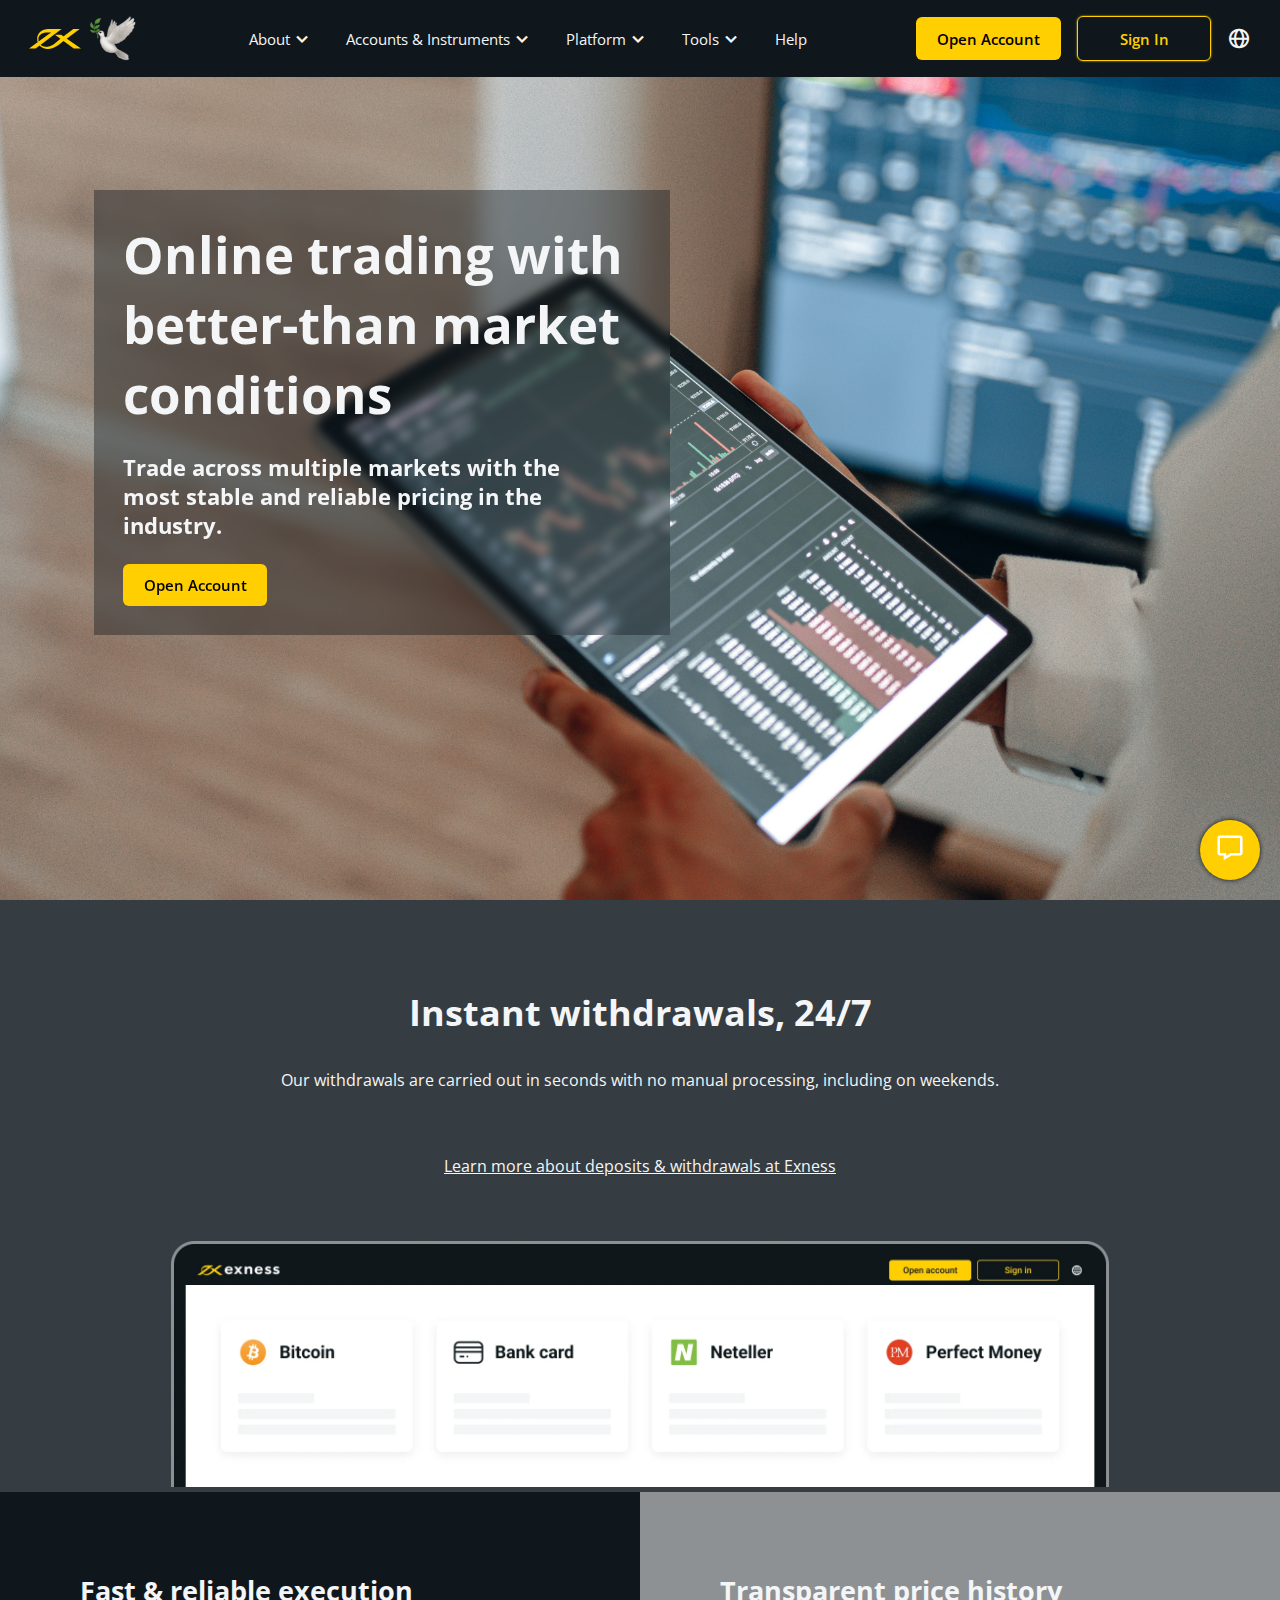
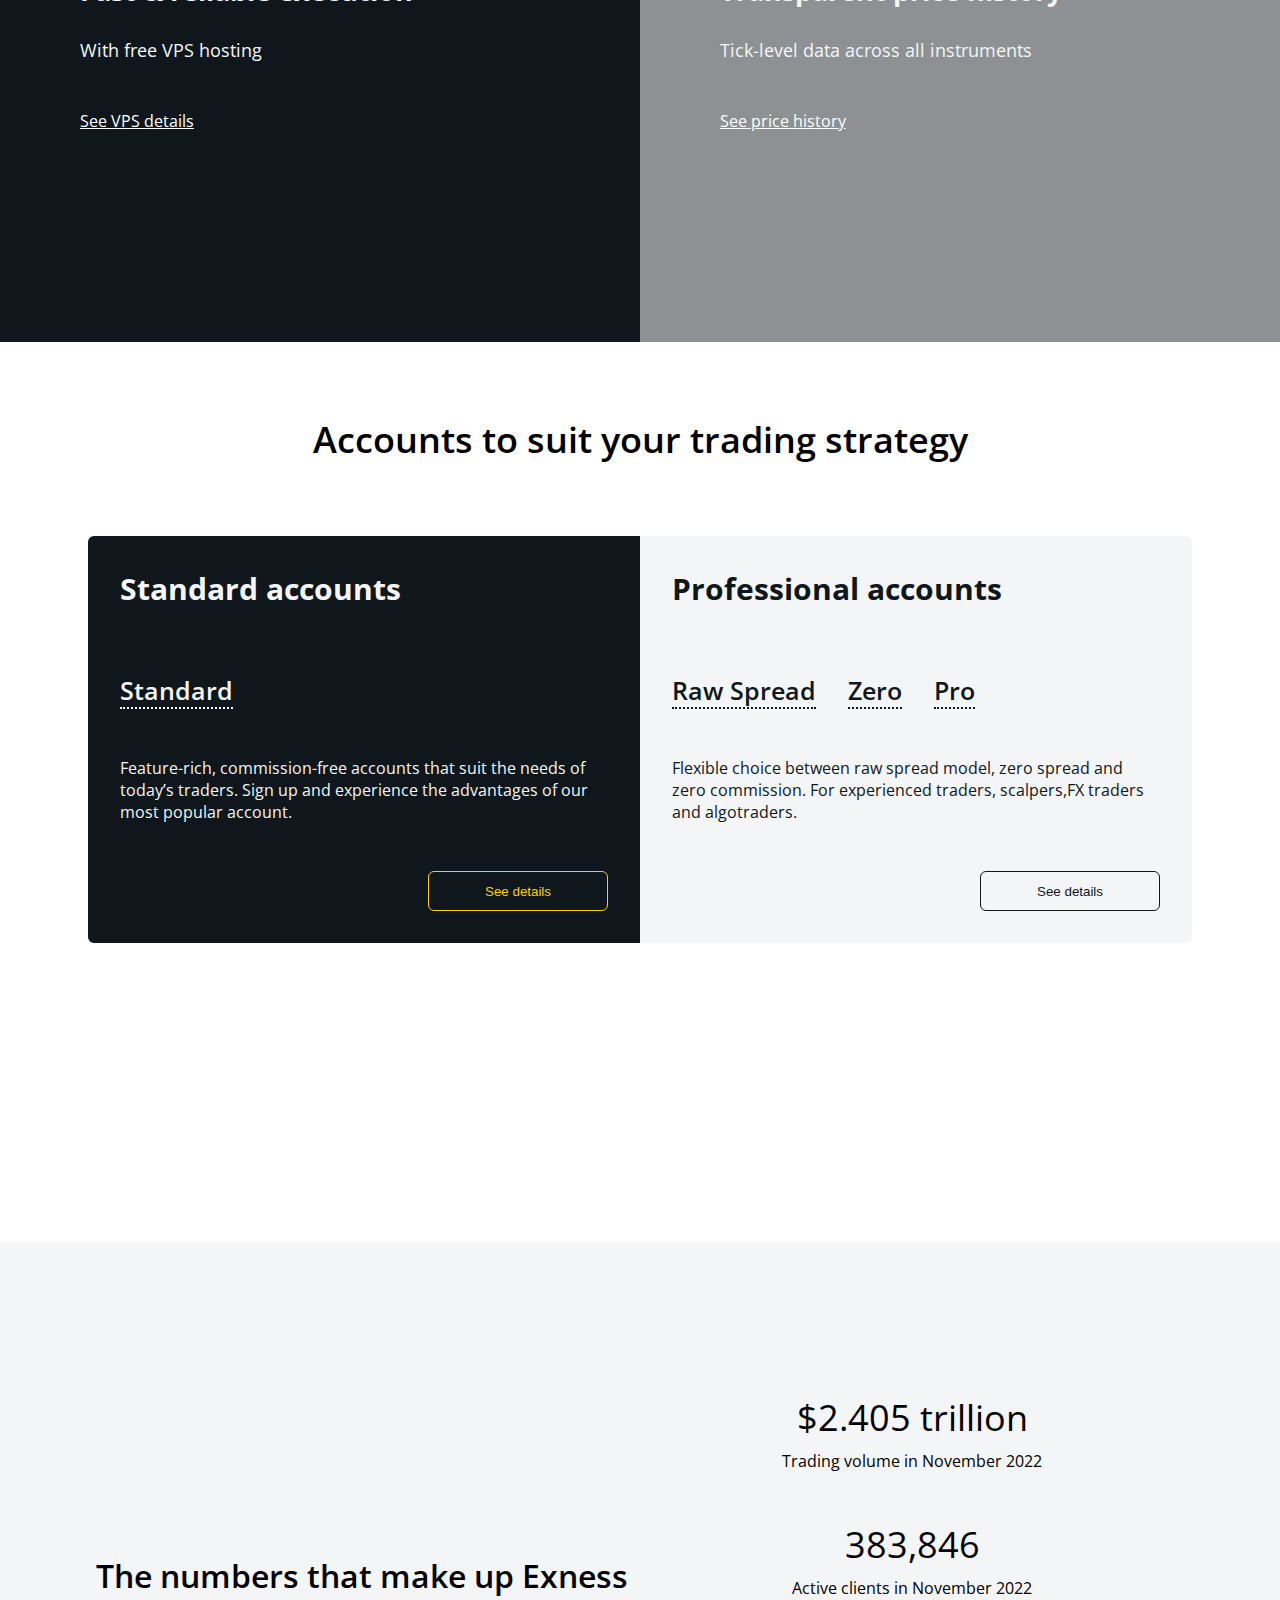
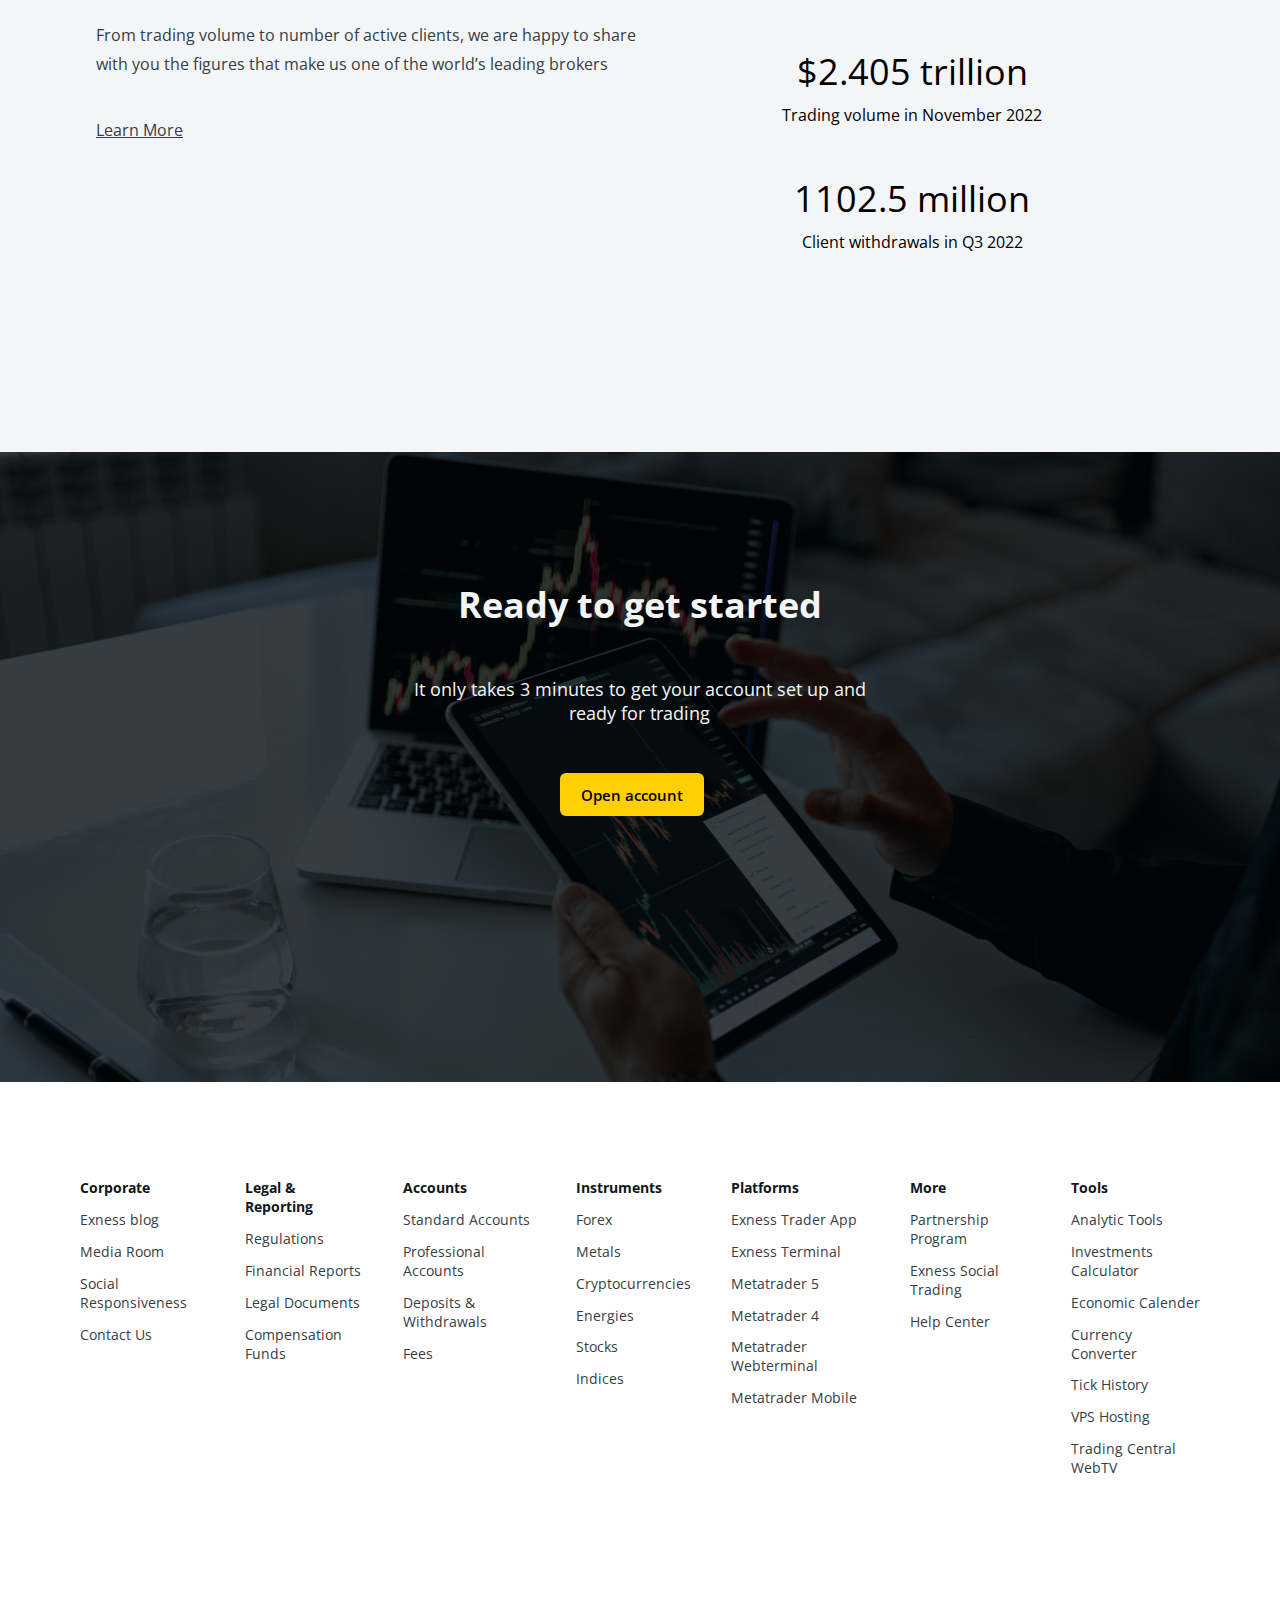
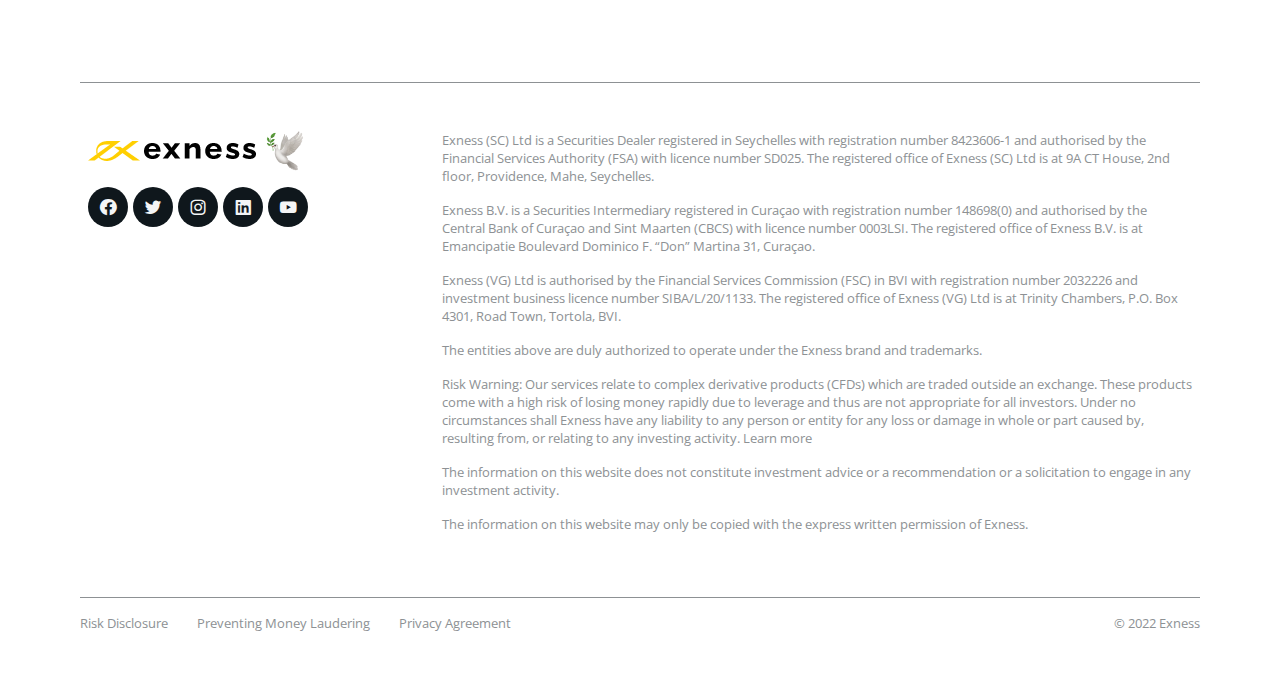
<file: index.html>
<!DOCTYPE html>
<html lang="en">
  <head>
    <meta charset="UTF-8" />
    <meta http-equiv="X-UA-Compatible" content="IE=edge" />
    <meta name="viewport" content="width=device-width, initial-scale=1.0" />
    <!-- LINKING FAVICON -->
    <link
      rel="shortcut icon"
      href="/assets/favicon_io/favicon-32x32.png"
      type="image/x-icon"
    />
    <!-- LINKING FAVICON -->
    <!-- LINKING BOXICONS -->
    <link
      href="https://unpkg.com/boxicons@2.1.4/css/boxicons.min.css"
      rel="stylesheet"
    />
    <!-- LINKING BOXICONS -->

    <!-- LINKING CSS -->
    <link rel="stylesheet" href="/style.css" />
    <!-- LINKING CSS -->
    <title>
      Online Trading | Trade CFDs on Crypto, Forex & more with Exness
    </title>
  </head>
  <body>
    <div class="sticky-button">
      <button id="home-popup-btn" class="messageBtn">
        <i class="bx bx-message"></i>
      </button>
    </div>
    <!-- NAV SECTION -->
    <nav>
      <!-- Nav Logo -->
      <i class="bx bx-menu"></i>

      <div class="navLogo">
        <img src="/assets/Sign.png" alt="Exness Logo" />
        <img src="/assets/peace.png" alt="Dove Image" />
      </div>
      <!-- Nav List -->
      <div class="navList">
        <ul class="main_navList">
          <!-- About List -->
          <li>
            <a href="#!"
              >About <i class="bx bx-chevron-up abt_btn_up"></i>
              <i class="bx bx-chevron-down abt_btn_down"></i
            ></a>
            <div class="sub_navList_abt">
              <ul>
                <li class="topic">Corporate</li>
                <li>Exness Blog</li>
                <li>Media Room</li>
                <li>Social Responsibility</li>
                <li>Contact Us</li>
              </ul>
              <ul>
                <li class="topic">Legal & Reporting</li>
                <li>Regulation</li>
                <li>Financial Reports</li>
                <li>Legal Documents</li>
                <li>Compensation Fund</li>
              </ul>
            </div>
          </li>
          <!-- Accounts & Instruments List -->
          <li>
            <a href="#!"
              >Accounts & Instruments
              <i class="bx bx-chevron-up acct_btn_up"></i>
              <i class="bx bx-chevron-down acct_btn_down"></i
            ></a>
            <div class="sub_navList_acct">
              <!-- Accounts List -->
              <ul>
                <li class="topic">Accounts</li>
                <li>Standard Accounts</li>
                <li>Professional Accounts</li>
                <li>Deposit Withdrawal</li>
                <li>Fees</li>
              </ul>
              <!-- Instruments List -->
              <ul>
                <li class="topic">Instruments</li>
                <li>Forex</li>
                <li>Metals</li>
                <li>Cryptocurrencies</li>
                <li>Energies</li>
                <li>Stocks</li>
                <li>Indices</li>
              </ul>
            </div>
          </li>
          <!-- Platforms List -->
          <li>
            <a href="#!"
              >Platform <i class="bx bx-chevron-up plat_btn_up"></i>
              <i class="bx bx-chevron-down plat_btn_down"></i
            ></a>
            <div class="sub_navList_plat">
              <ul>
                <li>Exness Trader App</li>
                <li>Exness Terminal</li>
                <li>MetaTrader 5</li>
                <li>MetaTrader 4</li>
                <li>MetaTrader WebTerminal</li>
                <li>MetaTrader Mobile</li>
              </ul>
            </div>
          </li>
          <!-- Tools List -->
          <li>
            <a href="#!"
              >Tools <i class="bx bx-chevron-up tools_btn_up"></i>
              <i class="bx bx-chevron-down tools_btn_down"></i
            ></a>
            <div class="sub_navList_tools">
              <ul>
                <li>Analytical Tools</li>
                <li>Investment Calculators</li>
                <li>Economic Calender</li>
                <li>Currency Converter</li>
                <li>Tick History</li>
                <li>VPS Hosting</li>
                <li>Trading Central WebTV</li>
              </ul>
            </div>
          </li>
          <!-- Help List -->
          <li><a href="./help_center.html">Help</a></li>
        </ul>
      </div>
      <div class="navCTA">
        <button class="priBtn">Open Account</button>
        <button class="secBtn">Sign In</button>
        <i class="bx bx-globe"></i>
        <i class="bx bx-message-detail"></i>
      </div>
    </nav>
    <!-- xxxNAV SECTION -->
    <!-- HERO SECTION -->
    <section class="hero">
      <div class="hero_content">
        <h1>Online trading with better-than market conditions</h1>
        <p>
          Trade across multiple markets with the most stable and reliable
          pricing in the industry.
        </p>
        <button class="heroBtn" onclick="location.href='./open_account.html'">
          Open Account
        </button>
      </div>
    </section>
    <!-- xxxHERO SECTION -->
    <!-- WITHDRAWALS SECTION -->
    <section class="withdrawal">
      <h2>Instant withdrawals, 24/7</h2>
      <p>
        Our withdrawals are carried out in seconds with no manual processing,
        including on weekends.
      </p>
      <a href="" class="link"
        >Learn more about deposits & withdrawals at Exness</a
      >
      <img src="/assets/deposits-withdrawals.png" alt="" />
    </section>
    <!-- WITHDRAWALS SECTION -->
    <!-- EXECUTION SECTION -->
    <section class="exe_transparent">
      <div class="execution">
        <h3>Fast & reliable execution</h3>
        <p>With free VPS hosting</p>
        <a href="" class="link">See VPS details</a>
      </div>
      <div class="transparent">
        <h3>Transparent price history</h3>
        <p>Tick-level data across all instruments</p>
        <a href="" class="link">See price history</a>
      </div>
    </section>
    <!-- EXECUTION SECTION -->
    <!-- ACCOUNTS SECTION -->
    <section class="accounts">
      <h3>Accounts to suit your trading strategy</h3>
      <div class="accounts_types">
        <div class="standard">
          <h4>Standard accounts</h4>
          <div class="dotted">
            <span>Standard</span>
          </div>
          <p>
            Feature-rich, commission-free accounts that suit the needs of
            today’s traders. Sign up and experience the advantages of our most
            popular account.
          </p>
          <button>See details</button>
        </div>
        <div class="professional">
          <h4>Professional accounts</h4>
          <div class="dotted">
            <span>Raw Spread</span>
            <span>Zero</span>
            <span>Pro</span>
          </div>
          <p>
            Flexible choice between raw spread model, zero spread and zero
            commission. For experienced traders, scalpers,FX traders and
            algotraders.
          </p>
          <button>See details</button>
        </div>
      </div>
    </section>
    <!-- ACCOUNTS SECTION -->
    <!-- TESTIMONIALS SECTION -->
    <section class="testimonials">
      <div class="testimonialsCTA">
        <h3>The numbers that make up Exness</h3>
        <p>
          From trading volume to number of active clients, we are happy to share
          with you the figures that make us one of the world’s leading brokers
        </p>
        <a href="" class="link">Learn More</a>
      </div>
      <div class="testimonialsDetails">
        <div class="numbers">
          <span>$2.405 trillion</span
          ><span>Trading volume in November 2022</span>
        </div>
        <div class="numbers">
          <span>383,846</span><span>Active clients in November 2022</span>
        </div>
        <div class="numbers">
          <span>$2.405 trillion</span
          ><span>Trading volume in November 2022</span>
        </div>
        <div class="numbers">
          <span>1102.5 million</span><span>Client withdrawals in Q3 2022</span>
        </div>
      </div>
    </section>
    <!-- TESTIMONIALS SECTION -->
    <!-- CTA SECTION -->
    <section class="CTA">
      <div class="ctaContent">
        <h2>Ready to get started</h2>
        <p>
          It only takes 3 minutes to get your account set up and ready for
          trading
        </p>
        <button class="ctaBtn">Open account</button>
      </div>
    </section>
    <!-- CTA SECTION -->
    <!-- FOOTER LINKS -->
    <section class="links">
      <ul>
        <li class="topic">Corporate</li>
        <li>Exness blog</li>
        <li>Media Room</li>
        <li>Social Responsiveness</li>
        <li>Contact Us</li>
      </ul>
      <ul>
        <li class="topic">Legal & Reporting</li>
        <li>Regulations</li>
        <li>Financial Reports</li>
        <li>Legal Documents</li>
        <li>Compensation Funds</li>
      </ul>
      <ul>
        <li class="topic">Accounts</li>
        <li>Standard Accounts</li>
        <li>Professional Accounts</li>
        <li>Deposits & Withdrawals</li>
        <li>Fees</li>
      </ul>
      <ul>
        <li class="topic">Instruments</li>
        <li>Forex</li>
        <li>Metals</li>
        <li>Cryptocurrencies</li>
        <li>Energies</li>
        <li>Stocks</li>
        <li>Indices</li>
      </ul>
      <ul>
        <li class="topic">Platforms</li>
        <li>Exness Trader App</li>
        <li>Exness Terminal</li>
        <li>Metatrader 5</li>
        <li>Metatrader 4</li>
        <li>Metatrader Webterminal</li>
        <li>Metatrader Mobile</li>
      </ul>
      <ul>
        <li class="topic">More</li>
        <li>Partnership Program</li>
        <li>Exness Social Trading</li>
        <li>Help Center</li>
      </ul>
      <ul>
        <li class="topic">Tools</li>
        <li>Analytic Tools</li>
        <li>Investments Calculator</li>
        <li>Economic Calender</li>
        <li>Currency Converter</li>
        <li>Tick History</li>
        <li>VPS Hosting</li>
        <li>Trading Central WebTV</li>
      </ul>
    </section>
    <!-- FOOTER LINKS -->
    <!-- FOOTER SECTION -->
    <footer>
      <div class="companyDetails">
        <div class="logo">
          <div class="logoImg">
            <img src="/assets/ExnessLogoBlack.png" alt="" />
            <img src="/assets/peace.png" alt="" />
          </div>
          <div class="logoSocials">
            <i class="bx bxl-facebook-circle"></i>
            <i class="bx bxl-twitter"></i>
            <i class="bx bxl-instagram"></i>
            <i class="bx bxl-linkedin-square"></i>
            <i class="bx bxl-youtube"></i>
          </div>
        </div>
        <div class="companyDetContents">
          <p>
            E​xness (SC) Ltd ​is a Securities Dealer registered in Seychelles
            with registration number 8423606-1 and authorised by the Financial
            Services Authority (FSA) with licence number SD025. The registered
            office of E​xness (SC) Ltd is at 9A CT House, 2nd floor, Providence,
            Mahe, Seychelles.
          </p>
          <p>
            Exness B.V. is a Securities Intermediary registered in Curaçao with
            registration number 148698(0) and authorised by the Central Bank of
            Curaçao and Sint Maarten (CBCS) with licence number 0003LSI. The
            registered office of Exness B.V. is at Emancipatie Boulevard
            Dominico F. “Don” Martina 31, Curaçao.
          </p>
          <p>
            Exness (VG) Ltd is authorised by the Financial Services Commission
            (FSC) in BVI with registration number 2032226 and investment
            business licence number SIBA/L/20/1133. The registered office of
            Exness (VG) Ltd is at Trinity Chambers, P.O. Box 4301, Road Town,
            Tortola, BVI.
          </p>
          <p>
            The entities above are duly authorized to operate under the Exness
            brand and trademarks.
          </p>
          <p>
            Risk Warning: Our services relate to complex derivative products
            (CFDs) which are traded outside an exchange. These products come
            with a high risk of losing money rapidly due to leverage and thus
            are not appropriate for all investors. Under no circumstances shall
            Exness have any liability to any person or entity for any loss or
            damage in whole or part caused by, resulting from, or relating to
            any investing activity. <a href="#">Learn more</a>
          </p>
          <p>
            The information on this website does not constitute investment
            advice or a recommendation or a solicitation to engage in any
            investment activity.
          </p>
          <p>
            The information on this website may only be copied with the express
            written permission of Exness.
          </p>
        </div>
      </div>
    </footer>
    <div class="footerProper">
      <div class="legals">
        <div class="spans">
          <span>Risk Disclosure</span>
          <span>Preventing Money Laudering</span>
          <span>Privacy Agreement</span>
        </div>
        <div>&#169; 2022 Exness</div>
      </div>
    </div>
    <!-- FOOTER SECTION -->
    <!-- JS  -->
    <script src="/index.js"></script>
    <!-- JS  -->
  </body>
</html>
</file>
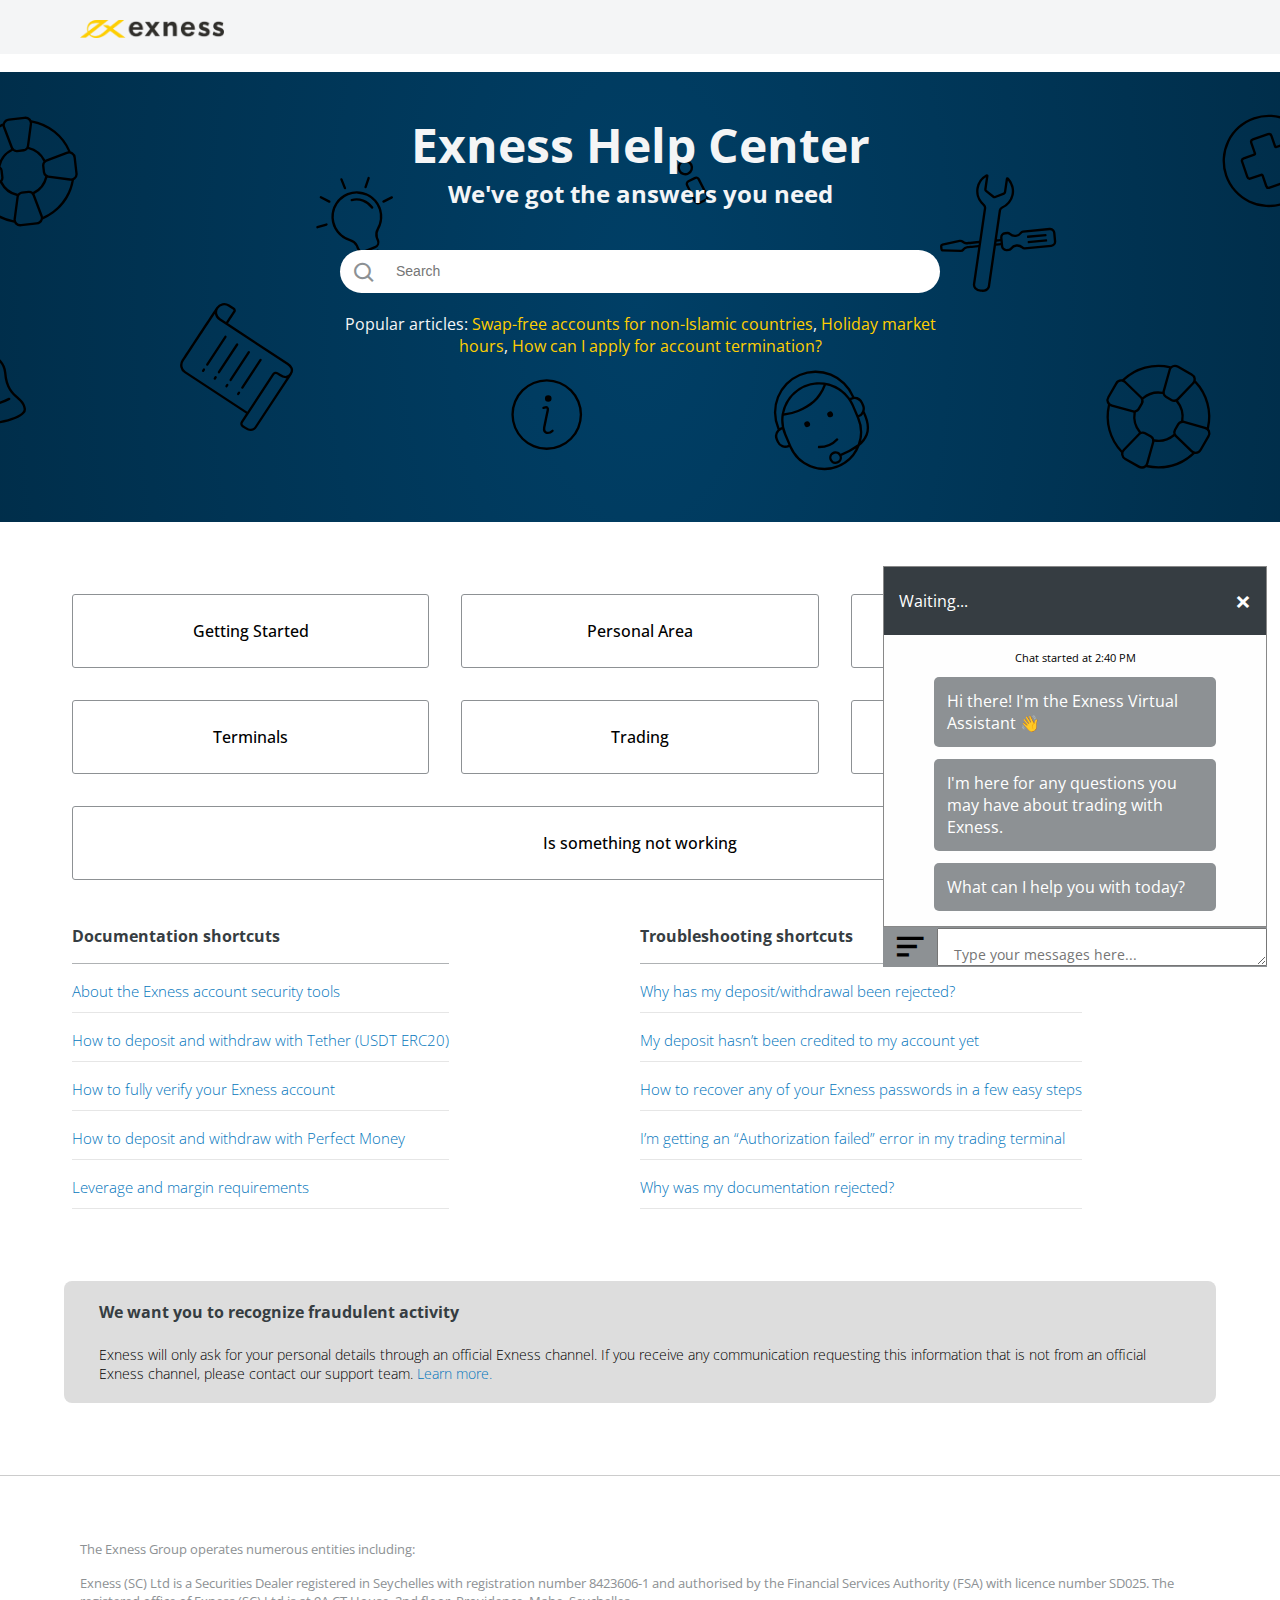
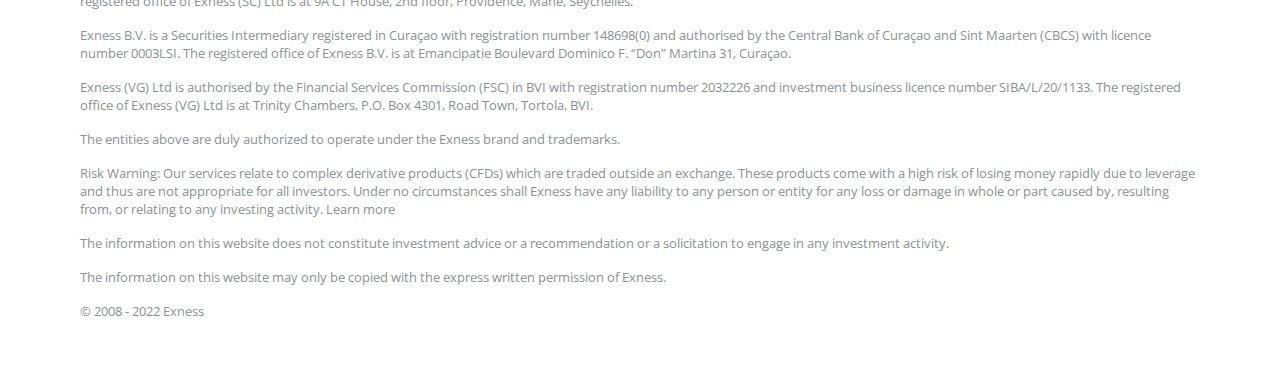
<file: help_center.html>
<!DOCTYPE html>
<html lang="en">
  <head>
    <meta charset="UTF-8" />
    <meta http-equiv="X-UA-Compatible" content="IE=edge" />
    <meta name="viewport" content="width=device-width, initial-scale=1.0" />
    <!-- LINKING FAVICON -->
    <link
      rel="shortcut icon"
      href="/assets/favicon_io/favicon-32x32.png"
      type="image/x-icon"
    />
    <!-- LINKING FAVICON -->
    <!-- LINKING BOXICONS -->
    <link
      href="https://unpkg.com/boxicons@2.1.4/css/boxicons.min.css"
      rel="stylesheet"
    />
    <!-- LINKING BOXICONS -->

    <!-- LINKING CSS -->
    <link rel="stylesheet" href="/style.css" />
    <!-- LINKING CSS -->
    <title>Exness | Help Center</title>
  </head>
  <body class="Help_center">
    <!-- MODAL BUTTON -->
    <div class="sticky-button">
      <button id="popup-btn" class="secBtn">
        <i class="bx bx-message-alt"></i> <span>Let's Chat</span>
      </button>
    </div>
    <!-- MODAL BUTTON -->
    <!-- MODAL POPUP -->
    <div id="popup-modal" class="modal">
      <div class="modal-content">
        <!-- MODAL HEADER -->
        <div class="modal-header">
          Waiting...
          <span class="close">&times;</span>
        </div>
        <!-- MODAL HEADER -->
        <!-- MODAL CONTENTS -->
        <div class="modal-contents">
          <small>Chat started at 2:40 PM</small>
          <div class="chat_options">
            Hi there! I'm the Exness Virtual Assistant 👋
          </div>
          <div class="chat_options">
            I'm here for any questions you may have about trading with Exness.
          </div>
          <div class="chat_options">What can I help you with today?</div>
        </div>
        <!-- MODAL CONTENTS -->
      </div>
      <div class="chatbox">
        <i class="bx bx-menu-alt-left"></i>
        <textarea
          name="messages"
          id=""
          placeholder="Type your messages here..."
        ></textarea>
      </div>
    </div>
    <!-- MODAL POPUP -->

    <!-- NAV SECTION -->
    <nav>
      <div class="logo">
        <a href="./index.html"
          ><img src="./assets/exness_white_logo.webp" alt=""
        /></a>
      </div>
      <div class="languages">
        <div id="google_translate_element"></div>
      </div>
    </nav>
    <!-- xxxNAV SECTION -->

    <!-- MAIN SECTION -->

    <main>
      <!-- HELP CENTER HERO SECTION -->

      <section class="help_center_hero">
        <div class="container">
          <div class="help_center_hero_details">
            <h1>Exness Help Center</h1>
            <h2>We've got the answers you need</h2>
          </div>
          <div class="help_center_hero_input-para">
            <div class="input">
              <i class="bx bx-search"></i>
              <input type="text" placeholder="Search" />
            </div>
            <div class="para">
              <p>
                Popular articles:
                <a href="">Swap-free accounts for non-Islamic countries</a>,
                <a href="">Holiday market hours</a>,
                <a href="">How can I apply for account termination?</a>
              </p>
            </div>
          </div>
        </div>
      </section>

      <!-- HELP CENTER HERO SECTION -->

      <!-- BUTTONS SECTION -->

      <section class="help_center_buttons">
        <div class="help_center_container">
          <div class="btns_grid">
            <div class="btn_box">Getting Started</div>
            <div class="btn_box">Personal Area</div>
            <div class="btn_box">Payment System</div>
            <div class="btn_box">Terminals</div>
            <div class="btn_box">Trading</div>
            <div class="btn_box">VPS</div>
          </div>
          <div class="btns_single">Is something not working</div>
          <div class="help_center_details">
            <div class="details_right">
              <ul>
                <li>Documentation shortcuts</li>
                <li><a href="">About the Exness account security tools</a></li>
                <li>
                  <a href=""
                    >How to deposit and withdraw with Tether (USDT ERC20)</a
                  >
                </li>
                <li><a href="">How to fully verify your Exness account</a></li>
                <li>
                  <a href="">How to deposit and withdraw with Perfect Money</a>
                </li>
                <li><a href="">Leverage and margin requirements</a></li>
              </ul>
            </div>
            <div class="details_left">
              <ul>
                <li>Troubleshooting shortcuts</li>
                <li>
                  <a href="">Why has my deposit/withdrawal been rejected?</a>
                </li>
                <li>
                  <a href=""
                    >My deposit hasn’t been credited to my account yet</a
                  >
                </li>
                <li>
                  <a href=""
                    >How to recover any of your Exness passwords in a few easy
                    steps</a
                  >
                </li>
                <li>
                  <a href=""
                    >I’m getting an “Authorization failed” error in my trading
                    terminal</a
                  >
                </li>
                <li><a href="">Why was my documentation rejected?</a></li>
              </ul>
            </div>
          </div>
        </div>
      </section>

      <!-- BUTTONS SECTION -->

      <!-- CTA  -->

      <section class="help-center-CTA">
        <p>We want you to recognize fraudulent activity</p>
        <p>
          Exness will only ask for your personal details through an official
          Exness channel. If you receive any communication requesting this
          information that is not from an official Exness channel, please
          contact our support team. <span>Learn more.</span>
        </p>
      </section>

      <!-- CTA  -->
    </main>

    <!-- MAIN SECTION -->

    <!-- FOOTER -->

    <footer>
      <div class="companyDetContents">
        <p>The Exness Group operates numerous entities including:</p>
        <p>
          E​xness (SC) Ltd ​is a Securities Dealer registered in Seychelles with
          registration number 8423606-1 and authorised by the Financial Services
          Authority (FSA) with licence number SD025. The registered office of
          E​xness (SC) Ltd is at 9A CT House, 2nd floor, Providence, Mahe,
          Seychelles.
        </p>
        <p>
          Exness B.V. is a Securities Intermediary registered in Curaçao with
          registration number 148698(0) and authorised by the Central Bank of
          Curaçao and Sint Maarten (CBCS) with licence number 0003LSI. The
          registered office of Exness B.V. is at Emancipatie Boulevard Dominico
          F. “Don” Martina 31, Curaçao.
        </p>
        <p>
          Exness (VG) Ltd is authorised by the Financial Services Commission
          (FSC) in BVI with registration number 2032226 and investment business
          licence number SIBA/L/20/1133. The registered office of Exness (VG)
          Ltd is at Trinity Chambers, P.O. Box 4301, Road Town, Tortola, BVI.
        </p>
        <p>
          The entities above are duly authorized to operate under the Exness
          brand and trademarks.
        </p>
        <p>
          Risk Warning: Our services relate to complex derivative products
          (CFDs) which are traded outside an exchange. These products come with
          a high risk of losing money rapidly due to leverage and thus are not
          appropriate for all investors. Under no circumstances shall Exness
          have any liability to any person or entity for any loss or damage in
          whole or part caused by, resulting from, or relating to any investing
          activity. <a href="#">Learn more</a>
        </p>
        <p>
          The information on this website does not constitute investment advice
          or a recommendation or a solicitation to engage in any investment
          activity.
        </p>
        <p>
          The information on this website may only be copied with the express
          written permission of Exness.
        </p>
        <div class="copy">&#169; 2008 - 2022 Exness</div>
      </div>
    </footer>

    <!-- FOOTER -->

    <!-- GOOGLE TRANSLATE -->

    <script type="text/javascript">
      function googleTranslateElementInit() {
        new google.translate.TranslateElement(
          { pageLanguage: "en" },
          "google_translate_element"
        );
      }
    </script>

    <script
      type="text/javascript"
      src="//translate.google.com/translate_a/element.js?cb=googleTranslateElementInit"
    ></script>

    <!-- GOOGLE TRANSLATE -->
    <script src="./index.js"></script>
  </body>
</html>
</file>
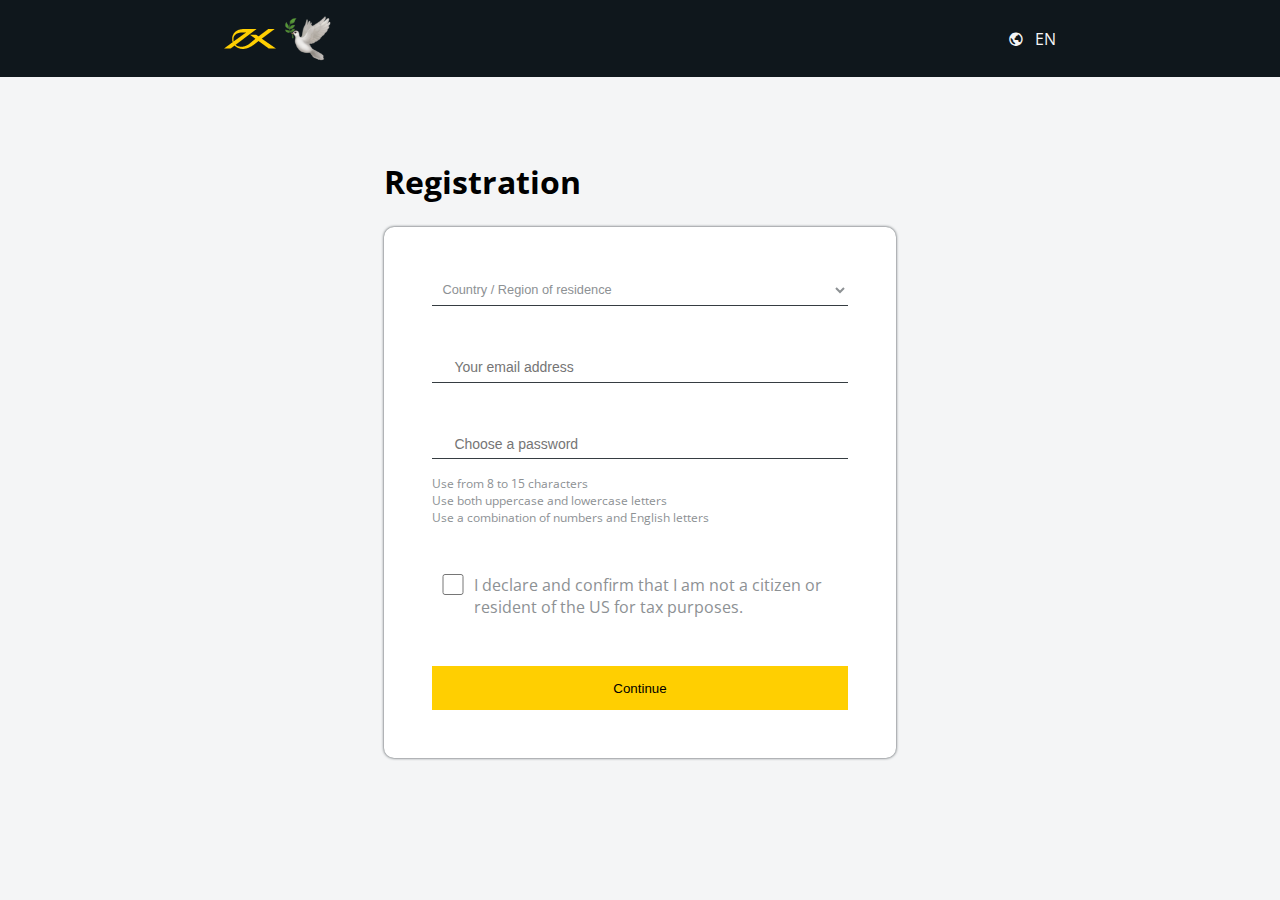
<file: open_account.html>
<!DOCTYPE html>
<html lang="en">
  <head>
    <meta charset="UTF-8" />
    <meta http-equiv="X-UA-Compatible" content="IE=edge" />
    <meta name="viewport" content="width=device-width, initial-scale=1.0" />
    <!-- LINKING FAVICON -->
    <link
      rel="shortcut icon"
      href="/assets/favicon_io/favicon-32x32.png"
      type="image/x-icon"
    />
    <!-- LINKING FAVICON -->
    <!-- LINKING BOXICONS -->
    <link
      href="https://unpkg.com/boxicons@2.1.4/css/boxicons.min.css"
      rel="stylesheet"
    />
    <!-- LINKING BOXICONS -->

    <!-- LINKING CSS -->
    <link rel="stylesheet" href="/style.css" />
    <!-- LINKING CSS -->
    <title>Open Account | Trade CFDs on Crypto, Forex & more with Exness</title>
  </head>
  <body class="open_account">
    <!-- NAV SECTION -->
    <nav>
      <!-- Nav Logo -->
      <i class="bx bx-menu"></i>

      <div class="navLogo">
        <img src="/assets/Sign.png" alt="Exness Logo" />
        <img src="/assets/peace.png" alt="Dove Image" />
      </div>

      <div class="language">
        <i class="bx bx-world"></i>
        <span>EN</span>
      </div>
    </nav>
    <!-- xxxNAV SECTION -->
    <!-- REGISTRATION FORM -->
    <div class="form_container">
      <h1>Registration</h1>
      <form>
        <label for="country">
          <!-- Country names and Country Name -->
          <select class="form-select" id="country" name="country">
            <option value="">Country / Region of residence</option>
            <option value="Afghanistan">Afghanistan</option>
            <option value="Aland Islands">Aland Islands</option>
            <option value="Albania">Albania</option>
            <option value="Algeria">Algeria</option>
            <option value="American Samoa">American Samoa</option>
            <option value="Andorra">Andorra</option>
            <option value="Angola">Angola</option>
            <option value="Anguilla">Anguilla</option>
            <option value="Antarctica">Antarctica</option>
            <option value="Antigua and Barbuda">Antigua and Barbuda</option>
            <option value="Argentina">Argentina</option>
            <option value="Armenia">Armenia</option>
            <option value="Aruba">Aruba</option>
            <option value="Australia">Australia</option>
            <option value="Austria">Austria</option>
            <option value="Azerbaijan">Azerbaijan</option>
            <option value="Bahamas">Bahamas</option>
            <option value="Bahrain">Bahrain</option>
            <option value="Bangladesh">Bangladesh</option>
            <option value="Barbados">Barbados</option>
            <option value="Belarus">Belarus</option>
            <option value="Belgium">Belgium</option>
            <option value="Belize">Belize</option>
            <option value="Benin">Benin</option>
            <option value="Bermuda">Bermuda</option>
            <option value="Bhutan">Bhutan</option>
            <option value="Bolivia">Bolivia</option>
            <option value="Bonaire, Sint Eustatius and Saba">
              Bonaire, Sint Eustatius and Saba
            </option>
            <option value="Bosnia and Herzegovina">
              Bosnia and Herzegovina
            </option>
            <option value="Botswana">Botswana</option>
            <option value="Bouvet Island">Bouvet Island</option>
            <option value="Brazil">Brazil</option>
            <option value="British Indian Ocean Territory">
              British Indian Ocean Territory
            </option>
            <option value="Brunei Darussalam">Brunei Darussalam</option>
            <option value="Bulgaria">Bulgaria</option>
            <option value="Burkina Faso">Burkina Faso</option>
            <option value="Burundi">Burundi</option>
            <option value="Cambodia">Cambodia</option>
            <option value="Cameroon">Cameroon</option>
            <option value="Canada">Canada</option>
            <option value="Cape Verde">Cape Verde</option>
            <option value="Cayman Islands">Cayman Islands</option>
            <option value="Central African Republic">
              Central African Republic
            </option>
            <option value="Chad">Chad</option>
            <option value="Chile">Chile</option>
            <option value="China">China</option>
            <option value="Christmas Island">Christmas Island</option>
            <option value="Cocos (Keeling) Islands">
              Cocos (Keeling) Islands
            </option>
            <option value="Colombia">Colombia</option>
            <option value="Comoros">Comoros</option>
            <option value="Congo">Congo</option>
            <option value="Congo, Democratic Republic of the Congo">
              Congo, Democratic Republic of the Congo
            </option>
            <option value="Cook Islands">Cook Islands</option>
            <option value="Costa Rica">Costa Rica</option>
            <option value="Cote D'Ivoire">Cote D'Ivoire</option>
            <option value="Croatia">Croatia</option>
            <option value="Cuba">Cuba</option>
            <option value="Curacao">Curacao</option>
            <option value="Cyprus">Cyprus</option>
            <option value="Czech Republic">Czech Republic</option>
            <option value="Denmark">Denmark</option>
            <option value="Djibouti">Djibouti</option>
            <option value="Dominica">Dominica</option>
            <option value="Dominican Republic">Dominican Republic</option>
            <option value="Ecuador">Ecuador</option>
            <option value="Egypt">Egypt</option>
            <option value="El Salvador">El Salvador</option>
            <option value="Equatorial Guinea">Equatorial Guinea</option>
            <option value="Eritrea">Eritrea</option>
            <option value="Estonia">Estonia</option>
            <option value="Ethiopia">Ethiopia</option>
            <option value="Falkland Islands (Malvinas)">
              Falkland Islands (Malvinas)
            </option>
            <option value="Faroe Islands">Faroe Islands</option>
            <option value="Fiji">Fiji</option>
            <option value="Finland">Finland</option>
            <option value="France">France</option>
            <option value="French Guiana">French Guiana</option>
            <option value="French Polynesia">French Polynesia</option>
            <option value="French Southern Territories">
              French Southern Territories
            </option>
            <option value="Gabon">Gabon</option>
            <option value="Gambia">Gambia</option>
            <option value="Georgia">Georgia</option>
            <option value="Germany">Germany</option>
            <option value="Ghana">Ghana</option>
            <option value="Gibraltar">Gibraltar</option>
            <option value="Greece">Greece</option>
            <option value="Greenland">Greenland</option>
            <option value="Grenada">Grenada</option>
            <option value="Guadeloupe">Guadeloupe</option>
            <option value="Guam">Guam</option>
            <option value="Guatemala">Guatemala</option>
            <option value="Guernsey">Guernsey</option>
            <option value="Guinea">Guinea</option>
            <option value="Guinea-Bissau">Guinea-Bissau</option>
            <option value="Guyana">Guyana</option>
            <option value="Haiti">Haiti</option>
            <option value="Heard Island and Mcdonald Islands">
              Heard Island and Mcdonald Islands
            </option>
            <option value="Holy See (Vatican City State)">
              Holy See (Vatican City State)
            </option>
            <option value="Honduras">Honduras</option>
            <option value="Hong Kong">Hong Kong</option>
            <option value="Hungary">Hungary</option>
            <option value="Iceland">Iceland</option>
            <option value="India">India</option>
            <option value="Indonesia">Indonesia</option>
            <option value="Iran, Islamic Republic of">
              Iran, Islamic Republic of
            </option>
            <option value="Iraq">Iraq</option>
            <option value="Ireland">Ireland</option>
            <option value="Isle of Man">Isle of Man</option>
            <option value="Israel">Israel</option>
            <option value="Italy">Italy</option>
            <option value="Jamaica">Jamaica</option>
            <option value="Japan">Japan</option>
            <option value="Jersey">Jersey</option>
            <option value="Jordan">Jordan</option>
            <option value="Kazakhstan">Kazakhstan</option>
            <option value="Kenya">Kenya</option>
            <option value="Kiribati">Kiribati</option>
            <option value="Korea, Democratic People's Republic of">
              Korea, Democratic People's Republic of
            </option>
            <option value="Korea, Republic of">Korea, Republic of</option>
            <option value="Kosovo">Kosovo</option>
            <option value="Kuwait">Kuwait</option>
            <option value="Kyrgyzstan">Kyrgyzstan</option>
            <option value="Lao People's Democratic Republic">
              Lao People's Democratic Republic
            </option>
            <option value="Latvia">Latvia</option>
            <option value="Lebanon">Lebanon</option>
            <option value="Lesotho">Lesotho</option>
            <option value="Liberia">Liberia</option>
            <option value="Libyan Arab Jamahiriya">
              Libyan Arab Jamahiriya
            </option>
            <option value="Liechtenstein">Liechtenstein</option>
            <option value="Lithuania">Lithuania</option>
            <option value="Luxembourg">Luxembourg</option>
            <option value="Macao">Macao</option>
            <option value="Macedonia, the Former Yugoslav Republic of">
              Macedonia, the Former Yugoslav Republic of
            </option>
            <option value="Madagascar">Madagascar</option>
            <option value="Malawi">Malawi</option>
            <option value="Malaysia">Malaysia</option>
            <option value="Maldives">Maldives</option>
            <option value="Mali">Mali</option>
            <option value="Malta">Malta</option>
            <option value="Marshall Islands">Marshall Islands</option>
            <option value="Martinique">Martinique</option>
            <option value="Mauritania">Mauritania</option>
            <option value="Mauritius">Mauritius</option>
            <option value="Mayotte">Mayotte</option>
            <option value="Mexico">Mexico</option>
            <option value="Micronesia, Federated States of">
              Micronesia, Federated States of
            </option>
            <option value="Moldova, Republic of">Moldova, Republic of</option>
            <option value="Monaco">Monaco</option>
            <option value="Mongolia">Mongolia</option>
            <option value="Montenegro">Montenegro</option>
            <option value="Montserrat">Montserrat</option>
            <option value="Morocco">Morocco</option>
            <option value="Mozambique">Mozambique</option>
            <option value="Myanmar">Myanmar</option>
            <option value="Namibia">Namibia</option>
            <option value="Nauru">Nauru</option>
            <option value="Nepal">Nepal</option>
            <option value="Netherlands">Netherlands</option>
            <option value="Netherlands Antilles">Netherlands Antilles</option>
            <option value="New Caledonia">New Caledonia</option>
            <option value="New Zealand">New Zealand</option>
            <option value="Nicaragua">Nicaragua</option>
            <option value="Niger">Niger</option>
            <option value="Nigeria">Nigeria</option>
            <option value="Niue">Niue</option>
            <option value="Norfolk Island">Norfolk Island</option>
            <option value="Northern Mariana Islands">
              Northern Mariana Islands
            </option>
            <option value="Norway">Norway</option>
            <option value="Oman">Oman</option>
            <option value="Pakistan">Pakistan</option>
            <option value="Palau">Palau</option>
            <option value="Palestinian Territory, Occupied">
              Palestinian Territory, Occupied
            </option>
            <option value="Panama">Panama</option>
            <option value="Papua New Guinea">Papua New Guinea</option>
            <option value="Paraguay">Paraguay</option>
            <option value="Peru">Peru</option>
            <option value="Philippines">Philippines</option>
            <option value="Pitcairn">Pitcairn</option>
            <option value="Poland">Poland</option>
            <option value="Portugal">Portugal</option>
            <option value="Puerto Rico">Puerto Rico</option>
            <option value="Qatar">Qatar</option>
            <option value="Reunion">Reunion</option>
            <option value="Romania">Romania</option>
            <option value="Russian Federation">Russian Federation</option>
            <option value="Rwanda">Rwanda</option>
            <option value="Saint Barthelemy">Saint Barthelemy</option>
            <option value="Saint Helena">Saint Helena</option>
            <option value="Saint Kitts and Nevis">Saint Kitts and Nevis</option>
            <option value="Saint Lucia">Saint Lucia</option>
            <option value="Saint Martin">Saint Martin</option>
            <option value="Saint Pierre and Miquelon">
              Saint Pierre and Miquelon
            </option>
            <option value="Saint Vincent and the Grenadines">
              Saint Vincent and the Grenadines
            </option>
            <option value="Samoa">Samoa</option>
            <option value="San Marino">San Marino</option>
            <option value="Sao Tome and Principe">Sao Tome and Principe</option>
            <option value="Saudi Arabia">Saudi Arabia</option>
            <option value="Senegal">Senegal</option>
            <option value="Serbia">Serbia</option>
            <option value="Serbia and Montenegro">Serbia and Montenegro</option>
            <option value="Seychelles">Seychelles</option>
            <option value="Sierra Leone">Sierra Leone</option>
            <option value="Singapore">Singapore</option>
            <option value="Sint Maarten">Sint Maarten</option>
            <option value="Slovakia">Slovakia</option>
            <option value="Slovenia">Slovenia</option>
            <option value="Solomon Islands">Solomon Islands</option>
            <option value="Somalia">Somalia</option>
            <option value="South Africa">South Africa</option>
            <option value="South Georgia and the South Sandwich Islands">
              South Georgia and the South Sandwich Islands
            </option>
            <option value="South Sudan">South Sudan</option>
            <option value="Spain">Spain</option>
            <option value="Sri Lanka">Sri Lanka</option>
            <option value="Sudan">Sudan</option>
            <option value="Suriname">Suriname</option>
            <option value="Svalbard and Jan Mayen">
              Svalbard and Jan Mayen
            </option>
            <option value="Swaziland">Swaziland</option>
            <option value="Sweden">Sweden</option>
            <option value="Switzerland">Switzerland</option>
            <option value="Syrian Arab Republic">Syrian Arab Republic</option>
            <option value="Taiwan, Province of China">
              Taiwan, Province of China
            </option>
            <option value="Tajikistan">Tajikistan</option>
            <option value="Tanzania, United Republic of">
              Tanzania, United Republic of
            </option>
            <option value="Thailand">Thailand</option>
            <option value="Timor-Leste">Timor-Leste</option>
            <option value="Togo">Togo</option>
            <option value="Tokelau">Tokelau</option>
            <option value="Tonga">Tonga</option>
            <option value="Trinidad and Tobago">Trinidad and Tobago</option>
            <option value="Tunisia">Tunisia</option>
            <option value="Turkey">Turkey</option>
            <option value="Turkmenistan">Turkmenistan</option>
            <option value="Turks and Caicos Islands">
              Turks and Caicos Islands
            </option>
            <option value="Tuvalu">Tuvalu</option>
            <option value="Uganda">Uganda</option>
            <option value="Ukraine">Ukraine</option>
            <option value="United Arab Emirates">United Arab Emirates</option>
            <option value="United Kingdom">United Kingdom</option>
            <option value="United States">United States</option>
            <option value="United States Minor Outlying Islands">
              United States Minor Outlying Islands
            </option>
            <option value="Uruguay">Uruguay</option>
            <option value="Uzbekistan">Uzbekistan</option>
            <option value="Vanuatu">Vanuatu</option>
            <option value="Venezuela">Venezuela</option>
            <option value="Viet Nam">Viet Nam</option>
            <option value="Virgin Islands, British">
              Virgin Islands, British
            </option>
            <option value="Virgin Islands, U.s.">Virgin Islands, U.s.</option>
            <option value="Wallis and Futuna">Wallis and Futuna</option>
            <option value="Western Sahara">Western Sahara</option>
            <option value="Yemen">Yemen</option>
            <option value="Zambia">Zambia</option>
            <option value="Zimbabwe">Zimbabwe</option>
          </select>
        </label>
        <label for="Email">
          <input type="email" placeholder="Your email address" required />
        </label>
        <label for="Password">
          <input type="password" placeholder="Choose a password" required />
          <ul>
            <li>Use from 8 to 15 characters</li>
            <li>Use both uppercase and lowercase letters</li>
            <li>Use a combination of numbers and English letters</li>
          </ul>
        </label>
        <label for="Checkbox">
          <input type="checkbox" required />
          <span
            >I declare and confirm that I am not a citizen or resident of the US
            for tax purposes.</span
          >
        </label>
        <button type="submit">Continue</button>
      </form>
    </div>
    <!-- xxxREGISTRATION FORM -->
  </body>
</html>
</file>
<file: style.css>
/* LINKING GOOGLE FONTS */
@import url("https://fonts.googleapis.com/css2?family=Open+Sans:wght@300;400;500;600;700;800&display=swap");
/* LINKING GOOGLE FONTS */

/* CSS Variables */
:root {
  --main-theme: #ffcf01;
  --main-theme-hover: #ffcf51;
  --theme-dark: #0f171c;
  --theme-mid-dark: #363d42;
  --theme-lighter-gray: #8d9194;
  --theme-lighter-gray2: #f4f5f6;
  --theme-dark-hover: #0f171c88;
  --theme-light: #fff;
  --theme-gray: #f4f5f6;
}
/* CSS Variables */

/* Initializing CSS */
* {
  padding: 0;
  margin: 0;
  box-sizing: border-box;
}

body {
  font-family: "Open Sans", sans-serif;
}

li {
  list-style: none;
}

a {
  text-decoration: none;
  color: inherit;
}

button {
  border: none;
  outline: none;
}
/* Initializing CSS */

/* Global CSS */
.priBtn {
  background-color: var(--main-theme);
  padding: 0.7rem 1.3rem;
  margin-right: 1rem;
  border-radius: 6px;
  font-size: 15.1px;
  font-family: "Open Sans", sans-serif;
  cursor: pointer;
  transition: 0.2s ease-in-out;
  font-weight: 600;
}

.priBtn:hover {
  background-color: var(--main-theme-hover);
}

.secBtn {
  background-color: transparent;
  color: var(--main-theme);
  border: 1px solid var(--main-theme);
  padding: 0.7rem 2.6rem;
  margin-right: 1rem;
  border-radius: 6px;
  font-size: 15.1px;
  font-family: "Open Sans", sans-serif;
  cursor: pointer;
  transition: 0.2s ease-in-out;
  font-weight: 600;
  box-shadow: 0px 0px 2px var(--main-theme);
}

.messageBtn {
  background-color: var(--main-theme);
  color: var(--theme-light);
  padding: 0.7rem;
  height: 60px;
  width: 60px;
  border-radius: 50%;
  font-size: 30px;
  cursor: pointer;
  transition: 0.2s ease-in-out;
  box-shadow: 0px 0px 5px var(--theme-dark);
}

.messageBtn:hover {
  transform: translateY(5%);
  box-shadow: 0px 0px 10px var(--theme-dark);
}

.messageBtn i {
  text-align: center;
}
.secBtn:hover {
  box-shadow: 0px 0px 10px var(--main-theme);
}
/* Global CSS */

/* *******NAV SECTION STYLING********** */

nav {
  position: fixed;
  top: 0;
  z-index: 1;
  width: 100%;
  display: flex;
  align-items: center;
  justify-content: space-between;
  padding: 1rem 1.8rem;
  background-color: var(--theme-dark);
  color: var(--theme-gray);
}

nav > .navLogo {
  display: flex;
  align-items: center;
  justify-content: center;
  gap: 0.5rem;
}

nav .bx-menu {
  display: none;
}

nav > .navLogo img:nth-child(2) {
  height: 45px;
  width: 50px;
}

nav .navList .main_navList {
  display: flex;
  align-items: center;
  justify-content: space-between;
  gap: 2rem;
  font-size: 15px;
}

.navList .main_navList li {
  transition: 0.2s ease;
}

.navList .main_navList li a {
  display: flex;
  align-items: center;
  justify-content: center;
  transition: 0.2s ease;
}

.navList .main_navList > li:last-of-type:hover {
  text-decoration: underline;
  cursor: pointer;
}

.navList .main_navList li:hover {
  color: var(--main-theme);
}

.navList .main_navList li:hover .sub_navList_abt,
.navList .main_navList li:hover .sub_navList_acct,
.navList .main_navList li:hover .sub_navList_plat,
.navList .main_navList li:hover .sub_navList_tools {
  color: var(--theme-gray);
}

.navList .main_navList li a .bx-chevron-up {
  display: none;
}

.navList .main_navList li a .bx-chevron-down,
.navList .main_navList li a .bx-chevron-up {
  font-size: 24px;
}

.navList .main_navList li .sub_navList_abt,
.navList .main_navList li .sub_navList_acct,
.navList .main_navList li .sub_navList_plat,
.navList .main_navList li .sub_navList_tools {
  display: none;
}

.navList .main_navList li .sub_navList_abt.active,
.navList .main_navList li .sub_navList_acct.active,
.navList .main_navList li .sub_navList_plat.active,
.navList .main_navList li .sub_navList_tools.active {
  display: flex;
  align-items: center;
  justify-content: center;
  gap: 3rem;
  padding: 1.7rem;
  cursor: pointer;
  position: absolute;
  background-color: #363d42;
  top: 11%;
}

.navList .main_navList li .sub_navList_acct.active {
  align-items: flex-start;
  justify-content: flex-start;
}

.navList .main_navList li .sub_navList_abt.active ul .topic,
.navList .main_navList li .sub_navList_acct.active ul .topic {
  font-weight: 700;
  padding-bottom: 0.8rem;
}

.navList .main_navList li .sub_navList_abt.active ul .topic:hover,
.navList .main_navList li .sub_navList_acct.active ul .topic:hover {
  color: var(--theme-gray);
}

.navList .main_navList li .sub_navList_abt.active ul li,
.navList .main_navList li .sub_navList_acct.active ul li,
.navList .main_navList li .sub_navList_plat.active ul li,
.navList .main_navList li .sub_navList_tools.active ul li {
  margin-bottom: 1.8rem;
}

.navList .main_navList li .sub_navList_abt.active ul li:last-child,
.navList .main_navList li .sub_navList_acct.active ul li:last-child,
.navList .main_navList li .sub_navList_plat.active ul li:last-child,
.navList .main_navList li .sub_navList_tools.active ul li:last-child {
  margin-bottom: 0;
}

.navList .main_navList li .sub_navList_abt.active:hover,
.navList .main_navList li .sub_navList_acct.active:hover,
.navList .main_navList li .sub_navList_plat.active:hover,
.navList .main_navList li .sub_navList_tools.active:hover {
  color: var(--theme-gray);
}

nav .navCTA {
  cursor: pointer;
}

nav .navCTA {
  display: flex;
  align-items: center;
  justify-content: center;
}

nav .navCTA i {
  font-size: 24px;
}

nav .navCTA i:last-child {
  display: none;
}

/* NAV SECTION MEDIA QUERIES */

@media (max-width: 992px) {
  nav .navList {
    display: none;
  }
  .navCTA .priBtn,
  .navCTA .secBtn {
    display: none;
  }
  nav .navCTA i:last-child {
    display: flex;
    margin-left: 0.8rem;
  }
  nav .navCTA .bx-globe {
    display: none;
  }
  nav .bx-menu {
    display: flex;
    font-size: 24px;
    cursor: pointer;
  }
}

/* NAV SECTION MEDIA QUERIES */

/* xxxxxxxxNAV SECTION STYLINGxxxxxxxx */

/* HERO SECTION STYLING */
.hero {
  height: 100vh;
  background-image: url("/assets/bg_bg.jpg");
  background-size: cover;
  background-repeat: no-repeat;
  background-position: center;
  padding: 10rem 4rem;
  display: flex;
  flex-direction: column;
  align-items: flex-start;
  justify-content: flex-start;
}

.hero .hero_content {
  width: 50%;
  background-color: rgba(15, 23, 26, 0.405);
  -webkit-backdrop-filter: blur(5px);
  backdrop-filter: blur(5px);
  padding: 1.8rem;
  margin: 30px;
  font-weight: bold;
}

.hero_content h1 {
  font-size: 3.2rem;
  color: var(--theme-gray);
  margin-bottom: 1.5rem;
}

.hero_content p {
  font-size: 21.5px;
  color: var(--theme-gray);
  width: 85%;
  margin-bottom: 1.5rem;
}

.heroBtn {
  background-color: var(--main-theme);
  padding: 0.7rem 1.3rem;
  margin-right: 1rem;
  border-radius: 6px;
  font-size: 15.1px;
  font-family: "Open Sans", sans-serif;
  cursor: pointer;
  transition: 0.2s ease-in-out;
  font-weight: 600;
}

.heroBtn:hover {
  background-color: var(--main-theme-hover);
}

/* HERO SECTION MEDIA QUERIES */
@media (max-width: 992px) {
  .hero {
    height: 80vh;
    padding: 4.6rem 0rem;
  }
  .hero .hero_content {
    width: 100%;
    padding: 1rem;
    margin: 0px;
  }
  .hero_content h1 {
    margin-top: 8rem;
    font-size: 35px;
    padding: 0;
    text-align: center;
  }
  .hero_content p {
    font-size: 16.5px;
    color: var(--theme-gray);
    width: 100%;
    padding: 0;
    text-align: center;
    margin-bottom: 8.7rem;
  }
  .heroBtn {
    width: 100%;
  }
}
/* xxxHERO SECTION MEDIA QUERIES */

/* xxxxxxxxxHERO SECTION STYLING */

/* WITHDRAWALE SECTION */
.withdrawal {
  padding: 5.5rem 5.5rem 0 5.5rem;
  text-align: center;
  background-color: #363d42;
  color: var(--theme-gray);
}

.withdrawal h2 {
  font-size: 36px;
  margin-bottom: 2rem;
}

.withdrawal p {
  font-size: 16px;
  margin-bottom: 4rem;
}

.withdrawal .link {
  text-decoration: underline;
  margin-bottom: 3rem;
}

.withdrawal img {
  margin-top: 4rem;
  width: 85%;
}

/* WITHDRWAL SECTION MEDIA QUERIES */
@media (max-width: 992px) {
  .withdrawal {
    padding: 5rem 1rem 0 1rem;
  }

  .withdrawal h2 {
    font-size: 26px;
    /* margin-bottom: 2rem; */
  }

  .withdrawal p {
    margin-bottom: 2rem;
  }
}
/* xxxWITHDRWAL SECTION MEDIA QUERIES */
/* WITHDRAWALE SECTION */

/* EXECUTION SECTION STYLING */
.exe_transparent {
  height: 50vh;
  display: flex;
  align-items: center;
  justify-content: space-around;
}

.exe_transparent .execution {
  padding: 5rem 5rem 1rem 5rem;
  width: 100%;
  height: 100%;
  background-color: var(--theme-dark);
}

.exe_transparent .transparent {
  padding: 5rem 5rem 1rem 5rem;
  width: 100%;
  height: 100%;
  background-color: var(--theme-lighter-gray);
}

.exe_transparent .execution h3,
.exe_transparent .transparent h3 {
  font-size: 27px;
  margin-bottom: 1.7rem;
  color: var(--theme-gray);
}

.exe_transparent .execution p,
.exe_transparent .transparent p {
  color: var(--theme-gray);
  font-size: 18.35px;
  margin-bottom: 3rem;
}

.exe_transparent .execution .link,
.exe_transparent .transparent .link {
  color: var(--theme-light);
  font-size: 16px;
  text-decoration: underline;
}

/* EXECUTION SECTION MEDIA QUERIES */

@media (max-width: 992px) {
  .exe_transparent {
    width: 100%;
    height: 30vh;
  }
  .exe_transparent .execution,
  .exe_transparent .transparent {
    padding: 1rem 1rem 0.3rem 1rem;
  }
  .exe_transparent .execution h3,
  .exe_transparent .transparent h3 {
    font-size: 20px;
    margin-bottom: 2rem;
  }
  .exe_transparent .execution p,
  .exe_transparent .transparent p {
    color: var(--theme-gray);
    font-size: 16px;
    margin-bottom: 1.5rem;
  }

  .exe_transparent .execution p {
    margin-bottom: 2.9rem;
  }
  .exe_transparent .execution .link,
  .exe_transparent .transparent .link {
    font-size: 14px;
  }
}

/* xxxEXECUTION SECTION MEDIA QUERIES */
/* EXECUTION SECTION STYLING */
/* ACCOUNTS SECTION */
.accounts {
  height: 100vh;
  padding: 1.5rem;
  background-color: var(--theme-light);
}

.accounts h3 {
  margin-top: 3rem;
  text-align: center;
  font-weight: 600;
  font-size: 36.2px;
  margin-bottom: 0.5rem;
}

.accounts .accounts_types {
  padding: 4rem;
  display: flex;
  align-items: center;
  justify-content: center;
}

.accounts .accounts_types .standard {
  background-color: var(--theme-dark);
  color: var(--theme-gray);
  width: 50%;
  height: 100%;
  padding: 2rem;
  border-top-left-radius: 6px;
  border-bottom-left-radius: 6px;
}

.accounts .accounts_types .standard .dotted,
.accounts .accounts_types .professional .dotted {
  display: flex;
  align-items: center;
  justify-content: flex-start;
  gap: 2rem;
  font-size: 25px;
  font-weight: 600;
}

.accounts .accounts_types .standard .dotted > span,
.accounts .accounts_types .professional .dotted > span {
  border-bottom: 2px dotted;
  margin-bottom: 3rem;
}

.accounts .accounts_types .standard h4,
.accounts .accounts_types .professional h4 {
  font-size: 30px;
  margin-bottom: 4rem;
}

.accounts .accounts_types .standard p,
.accounts .accounts_types .professional p {
  margin-bottom: 3rem;
}

.accounts .accounts_types .professional {
  color: var(--theme-dark);
  background-color: var(--theme-gray);
  width: 50%;
  height: 100%;
  padding: 2rem;
  border-top-right-radius: 6px;
  border-bottom-right-radius: 6px;
}

.accounts .accounts_types .standard button,
.accounts .accounts_types .professional button {
  display: block;
  margin-left: auto;
  padding: 0.7rem 3.5rem;
  background-color: transparent;
  cursor: pointer;
  transition: 0.2s ease;
}

.accounts .accounts_types .standard button {
  border: 1px solid var(--main-theme);
  border-radius: 6px;
  color: var(--main-theme);
}

.accounts .accounts_types .standard button:hover {
  background-color: #ffd0013d;
}

.accounts .accounts_types .professional button {
  border: 1px solid var(--theme-dark);
  border-radius: 6px;
  color: var(--theme-dark);
}

/* ACCOUNTS SECTION MEDIA QUERIES */

@media (max-width: 992px) {
  .accounts {
    height: 80vh;
    padding: 0.5rem;
  }
  .accounts h3 {
    font-size: 25.2px;
    margin-top: 2rem;
  }

  .accounts .accounts_types {
    padding: 1rem;
    flex-direction: column;
  }
  .accounts .accounts_types .standard,
  .accounts .accounts_types .professional {
    width: 100%;
    height: 10%;
    padding: 1rem;
    border-radius: 6px;
  }
  .accounts .accounts_types .standard h4,
  .accounts .accounts_types .professional h4 {
    font-size: 22px;
  }
  .accounts .accounts_types .standard span,
  .accounts .accounts_types .professional span {
    font-size: 18px;
  }
  .accounts .accounts_types .professional {
    margin-top: 1.5rem;
  }
  .accounts .accounts_types .standard button,
  .accounts .accounts_types .professional button {
    width: 100%;
  }
}

/* xxxACCOUNTS SECTION MEDIA QUERIES */
/* ACCOUNTS SECTION */

/* TESTIMONIALS SECTION */
.testimonials {
  margin-top: 0rem;
  height: 90vh;
  display: flex;
  align-items: center;
  justify-content: center;
  padding: 6rem;
  background-color: var(--theme-lighter-gray2);
}

.testimonialsCTA,
.testimonialsDetails {
  width: 50%;
}

.testimonialsDetails,
.testimonialsDetails .numbers {
  display: flex;
  flex-direction: column;
  align-items: center;
  justify-content: space-between;
}

.testimonialsDetails .numbers span:first-of-type {
  font-weight: 400;
}

.testimonialsCTA h3 {
  font-size: 32px;
  font-weight: 600;
  width: 100%;
  margin-bottom: 1.5rem;
}

.testimonialsCTA p {
  margin-bottom: 2.5rem;
  line-height: 1.8;
  color: var(--theme-mid-dark);
}

.testimonialsCTA .link {
  text-decoration: underline;
  color: var(--theme-mid-dark);
}

.numbers span:first-of-type {
  font-weight: 600;
  font-size: 36px;
  margin-bottom: 0.5rem;
  /* color: var(--theme-mid-dark); */
}

.numbers {
  margin-bottom: 3rem;
}

/* TESTIMONIALS SECTION MEDIA QUERIES */

@media (max-width: 992px) {
  .testimonials {
    flex-direction: column;
    margin-top: 18rem;
    height: 100vh;
    text-align: center;
    padding: 3rem 1rem 1rem 1rem;
  }
  .testimonialsCTA,
  .testimonialsDetails {
    width: 100%;
  }
  .testimonialsCTA h3 {
    font-size: 28px;
    margin-top: 3rem;
  }
  .testimonialsCTA p {
    margin-bottom: 1.8rem;
  }
  .testimonialsDetails {
    margin-top: 3rem;
  }
  .numbers span:first-of-type {
    font-size: 28px;
    color: var(--theme-mid-dark);
  }
}

/* xxxTESTIMONIALS SECTION MEDIA QUERIES */
/* TESTIMONIALS SECTION */

/* CTA SECTION */
.CTA {
  display: flex;
  flex-direction: column;
  align-items: center;
  height: 70vh;
  padding: 6rem;
  background-image: url("/assets/bg_bg2.jpg");
  background-color: var(--theme-mid-dark);
  background-size: cover;
  background-blend-mode: multiply;
}

.ctaContent {
  margin-top: 2rem;
  text-align: center;
}

.CTA h2,
.CTA p {
  color: var(--theme-gray);
}

.CTA h2 {
  font-size: 36px;
  margin-bottom: 3rem;
}

.CTA p {
  font-size: 18px;
  width: 80%;
  margin: auto;
  margin-bottom: 3rem;
}

.ctaBtn {
  background-color: var(--main-theme);
  padding: 0.7rem 1.3rem;
  margin-right: 1rem;
  border-radius: 6px;
  font-size: 15.1px;
  font-family: "Open Sans", sans-serif;
  cursor: pointer;
  transition: 0.2s ease-in-out;
  font-weight: 600;
}

.ctaBtn:hover {
  background-color: var(--main-theme-hover);
}

/* CTA SECTION MEDIA QUERIES */

@media (max-width: 992px) {
  .CTA {
    height: 35vh;
    padding: 1rem;
  }
  .ctaContent {
    margin-top: 2rem;
  }
  .CTA h2 {
    font-size: 28px;
  }
  .CTA p {
    font-size: 16px;
    width: 100%;
  }
  .ctaBtn {
    width: 100%;
  }
}

/* xxxCTA SECTION MEDIA QUERIES */
/* CTA SECTION */

/* LINKS SECTION */
.links {
  padding: 6rem 5rem;
  display: flex;
  align-items: flex-start;
  justify-content: space-between;
  gap: 2.5rem;
  font-size: 14px;
}

.links ul li {
  color: var(--theme-mid-dark);
  margin-bottom: 0.8rem;
}

.links ul .topic {
  color: var(--theme-dark);
  font-weight: 700;
}

/* LINKS SECTION MEDIA QUERIES */

@media (max-width: 992px) {
  .links {
    padding: 2rem 1rem;
    flex-wrap: wrap;
  }
}

/* xxxLINKS SECTION MEDIA QUERIES */
/* LINKS SECTION */

/* FOOTER */
footer {
  padding: 6rem 5rem;
  display: flex;
  flex-direction: column;
  align-items: center;
  justify-content: space-between;
}

footer .companyDetails {
  display: flex;
  align-items: flex-start;
  justify-content: space-between;
  gap: 2rem;
  padding: 3rem 0.5rem;
  border-top: 1px solid var(--theme-lighter-gray);
  border-bottom: 1px solid var(--theme-lighter-gray);
}

.companyDetails .logo {
  width: 30%;
  display: flex;
  flex-direction: column;
  align-items: flex-start;
}

.companyDetails .companyDetContents {
  width: 70%;
}

footer .logoImg {
  display: flex;
  align-items: center;
  justify-content: center;
}

footer .logoImg img:last-of-type {
  width: 40px;
  height: 40px;
  margin-left: 10px;
}

.logoSocials {
  margin-top: 1rem;
  font-size: 20px;
}

.logoSocials i {
  color: var(--theme-gray);
  background-color: var(--theme-dark);
  border-radius: 50%;
  padding: 10px;
}

.companyDetContents p {
  font-size: 13px;
  margin-bottom: 1rem;
  color: var(--theme-lighter-gray);
}

.footerProper {
  padding: 0.5rem 5rem;
  margin-top: -5.5rem;
}

.footerProper .legals {
  width: 100%;
  display: flex;
  align-items: flex-start;
  justify-content: space-between;
}

.footerProper .legals .spans {
  display: flex;
  align-items: center;
  justify-content: space-between;
  gap: 1.8rem;
}

.footerProper .legals .spans span,
.footerProper .legals div {
  font-size: 13px;
  font-weight: 400;
  color: var(--theme-lighter-gray);
}

/* FOOTER SECTION MEDIA QUERIES */

@media (max-width: 992px) {
  footer {
    padding: 2rem 1rem;
  }
  footer .companyDetails {
    flex-direction: column;
    gap: 2rem;
    padding: 3rem 0.5rem;
  }
  .companyDetails .companyDetContents {
    width: 100%;
  }
  .companyDetails .logo {
    width: 100%;
  }
  .footerProper {
    color: var(--theme-lighter-gray);
    padding: 0.5rem 1rem;
    margin-top: 0rem;
  }
  .footerProper .legals {
    flex-direction: column;
    gap: 1rem;
  }
  .footerProper .legals .spans {
    align-items: flex-start;
    gap: 0.8rem;
    flex-direction: column;
  }

  .links {
    display: flex;
    align-items: start;
    justify-content: start;
    gap: 3rem;
  }

  .links ul:nth-child(3) {
    font-size: 95%;
  }
}

/* xxxFOOTER SECTION MEDIA QUERIES */
/* FOOTER */

/* HELP CENTER PAGE */

.sticky-button {
  position: fixed;
  bottom: 0;
  right: 0;
  margin: 20px;
}

.sticky-button .secBtn {
  background-color: var(--main-theme);
  color: var(--theme-dark);
  display: flex;
  align-items: start;
  justify-content: start;
  gap: 10px;
}

.sticky-button .secBtn i {
  font-size: 20px;
  padding: 0;
}

.sticky-button .secBtn:hover {
  box-shadow: 0px 0px 5px #363d42;
}

.modal {
  display: none;
  position: fixed;
  z-index: 1;
  right: 1%;
  top: 32%;
  width: 30%;
  height: 100%;
  overflow: auto;
  background-color: transparent;
  display: flex;
  flex-direction: column;
  align-items: center;
  justify-content: center;
}

.modal-header {
  display: flex;
  align-items: center;
  justify-content: space-between;
  background-color: var(--theme-mid-dark);
  color: var(--theme-light);
  padding: 15px;
}

.modal-content {
  background-color: #fefefe;
  margin: 15% auto 0% auto;
  padding: 0px;
  border: 1px solid #888;
  /* width: 70%; */
}

.modal-contents {
  padding: 15px;
  display: flex;
  flex-direction: column;
  align-items: center;
  justify-content: center;
}

.modal-contents > div {
  margin-top: 12px;
  width: 80%;
  border-radius: 5px;
  padding: 13px;
  background-color: var(--theme-lighter-gray);
  color: var(--theme-light);
}

.modal-contents small {
  font-size: 70%;
}

.chatbox {
  background-color: var(--theme-lighter-gray);
  width: 100%;
  display: flex;
  align-items: center;
  justify-content: space-between;
}

.chatbox i {
  font-size: 40px;
  flex: 1;
  padding-left: 7px;
}

.chatbox textarea {
  flex: 7;
  font-family: inherit;
}

.close {
  float: right;
  font-size: 28px;
  font-weight: bold;
}

.close:hover,
.close:focus {
  color: var(--theme-lighter-gray);
  text-decoration: none;
  cursor: pointer;
}

.Help_center nav {
  padding: 1rem 5rem;
  display: flex;
  align-items: center;
  justify-content: space-between;
}

.Help_center nav {
  background-color: var(--theme-gray);
  color: var(--theme-dark);
}

.Help_center nav img {
  max-height: 18px;
  vertical-align: middle;
  max-width: 144px;
}

.Help_center main {
  margin-top: 4.5rem;
}

/* HELP CENTER PAGE */

.help_center_hero {
  padding: 2.5rem;
  height: 50vh;
  background-image: url("./assets/center_bg.svg");
  background-position: center;
  background-repeat: no-repeat;
  background-size: cover;
  color: var(--theme-lighter-gray2);
  text-align: center;
}

.help_center_hero .container {
  width: 50%;
  margin: auto;
  display: flex;
  flex-direction: column;
  align-items: center;
  gap: 2.5rem;
}

.help_center_hero .help_center_hero_details h1 {
  font-size: 3rem;
}

.help_center_hero_input-para {
  flex-direction: column;
  display: flex;
  align-items: start;
}

.help_center_hero_input-para .input {
  width: 100%;
  position: relative;
}

.help_center_hero_input-para .input input {
  width: 100%;
  padding: 14px;
  padding-left: 2.5rem;
  margin-bottom: 20px;
  border-radius: 150px;
  outline: none;
  border: none;
  color: var(--theme-mid-dark);
}

.help_center_hero_input-para .input i {
  position: absolute;
  color: var(--theme-lighter-gray);
  font-size: 25px;
  top: 18%;
  left: 2%;
}

::placeholder {
  padding: 1rem;
  font-family: inherit;
  font-size: 14px;
}

.help_center_hero a {
  color: var(--main-theme);
}

.help_center_hero a:hover {
  text-decoration: underline;
}

.help_center_buttons {
  padding: 4.5rem;
}

.help_center_container {
  display: flex;
  flex-direction: column;
  align-items: center;
  justify-content: space-between;
  row-gap: 2rem;
}

.help_center_buttons .btns_grid {
  display: grid;
  grid-template-columns: repeat(3, 1fr);
  gap: 2rem;
  width: 100%;
}

.help_center_buttons .btns_grid .btn_box {
  border: 1px solid var(--theme-lighter-gray);
  padding: 25px 25px;
  text-align: center;
  font-weight: 500;
  border-radius: 3px;
  cursor: pointer;
}

.help_center_buttons .btns_single {
  width: 100%;
  border: 1px solid var(--theme-lighter-gray);
  padding: 25px 25px;
  text-align: center;
  font-weight: 500;
  border-radius: 3px;
  cursor: pointer;
}

.help_center_buttons .btns_grid .btn_box,
.help_center_buttons .btns_single {
  transition: all 0.2s ease-in-out;
}

.help_center_buttons .btns_grid .btn_box:hover,
.help_center_buttons .btns_single:hover {
  box-shadow: 3px 5px 14px #8d9194b2;
  transform: translateY(-5%);
}

.help_center_details {
  margin-top: 0.8rem;
  width: 100%;
  display: grid;
  grid-template-columns: repeat(2, 1fr);
  place-items: center start;
}

.help_center_details .details_right ul,
.help_center_details .details_left ul {
  display: flex;
  flex-direction: column;
  align-items: start;
  justify-content: start;
  gap: 1rem;
}
.help_center_details .details_right ul li:first-of-type,
.help_center_details .details_left ul li:first-of-type {
  width: 100%;
  font-weight: 700;
  color: var(--theme-mid-dark);
  padding-bottom: 1rem;
  border-bottom: 1px solid #8d9194b2;
}

.details_left ul li,
.details_right ul li {
  border-bottom: 1px solid #ddddddb8;
  font-weight: 300;
  width: 100%;
  padding-bottom: 10px;
}

.details_left ul li a,
.details_right ul li a {
  color: rgba(3, 118, 188, 1);
  font-size: 95%;
}

.details_left ul li a:hover,
.details_right ul li a:hover {
  text-decoration: underline;
}

/* HELP CENTER PAGE */

/* HELP CENTER CTA */
.help-center-CTA {
  background-color: #ddd;
  padding: 20px 35px;
  width: 90%;
  margin: auto;
  border-radius: 8px;
}

.help-center-CTA p:first-of-type {
  margin-bottom: 22px;
  font-weight: 700;
  color: var(--theme-mid-dark);
}

.help-center-CTA p:last-of-type {
  font-size: 90%;
  font-weight: 300;
}

.help-center-CTA p:last-of-type span {
  color: rgba(3, 118, 188, 1);
}
/* HELP CENTER CTA */

.Help_center footer {
  padding: 0;
  margin-top: 4.5rem;
  margin-bottom: 3.5rem;
  border-top: 1px solid #ccc;
}

.Help_center footer .companyDetContents {
  padding: 1rem 5rem;
  margin-top: 3rem;
}

.Help_center footer .copy {
  font-size: 80%;
  color: var(--theme-lighter-gray);
}

/* OPEN ACCOUNT PAGE */

.open_account {
  background-color: var(--theme-gray);
  height: 100%;
}

.open_account nav {
  padding: 1rem 14rem;
}

.open_account .language {
  display: flex;
  align-items: center;
  justify-content: space-between;
  gap: 0.7rem;
}

.open_account .form_container {
  width: 40%;
  margin: auto;
  margin-top: 10rem;
  display: flex;
  align-items: start;
  flex-direction: column;
  justify-content: center;
}

.form_container h1 {
  margin-bottom: 1.5rem;
}

.form_container form {
  background-color: var(--theme-light);
  width: 100%;
  display: flex;
  flex-direction: column;
  align-items: center;
  justify-content: center;
  padding: 3rem;
  row-gap: 3rem;
  border-radius: 10px;
  box-shadow: 0px 0px 3px var(--theme-mid-dark);
}

.form_container label {
  width: 100%;
}

.form_container form label input {
  padding: 0.4rem;
  width: 100%;
}

.form_container form label select {
  padding: 0.4rem;
  width: 100%;
  background: transparent;
  border: none;
  border-bottom: 1px solid var(--theme-mid-dark);
  color: var(--theme-lighter-gray);
  font-size: 0.8rem;
}

.form_container form label input {
  border: none;
  border-bottom: 1px solid var(--theme-mid-dark);
  color: var(--theme-lighter-gray);
  font-size: 0.8rem;
  outline: none;
}

.form_container form label:last-of-type {
  display: flex;
  align-items: start;
  justify-content: space-between;
}

.form_container form label:last-of-type span {
  flex-basis: 90%;
  padding: 0;
  color: var(--theme-lighter-gray);
}

.form_container form label:last-of-type input {
  flex-basis: 10%;
  width: 1.3rem;
  height: 1.3rem;
}

.form_container form label:nth-child(3) ul {
  font-size: 0.75rem;
  margin-top: 1rem;
  color: var(--theme-lighter-gray);
  list-style: circle;
}


.form_container button {
  background-color: var(--main-theme);
  padding: 0.9rem;
  width: 100%;
  transition: 0.2s ease;
}

.form_container button:hover {
  background-color: var(--main-theme-hover);
  cursor: pointer;
}
</file>
